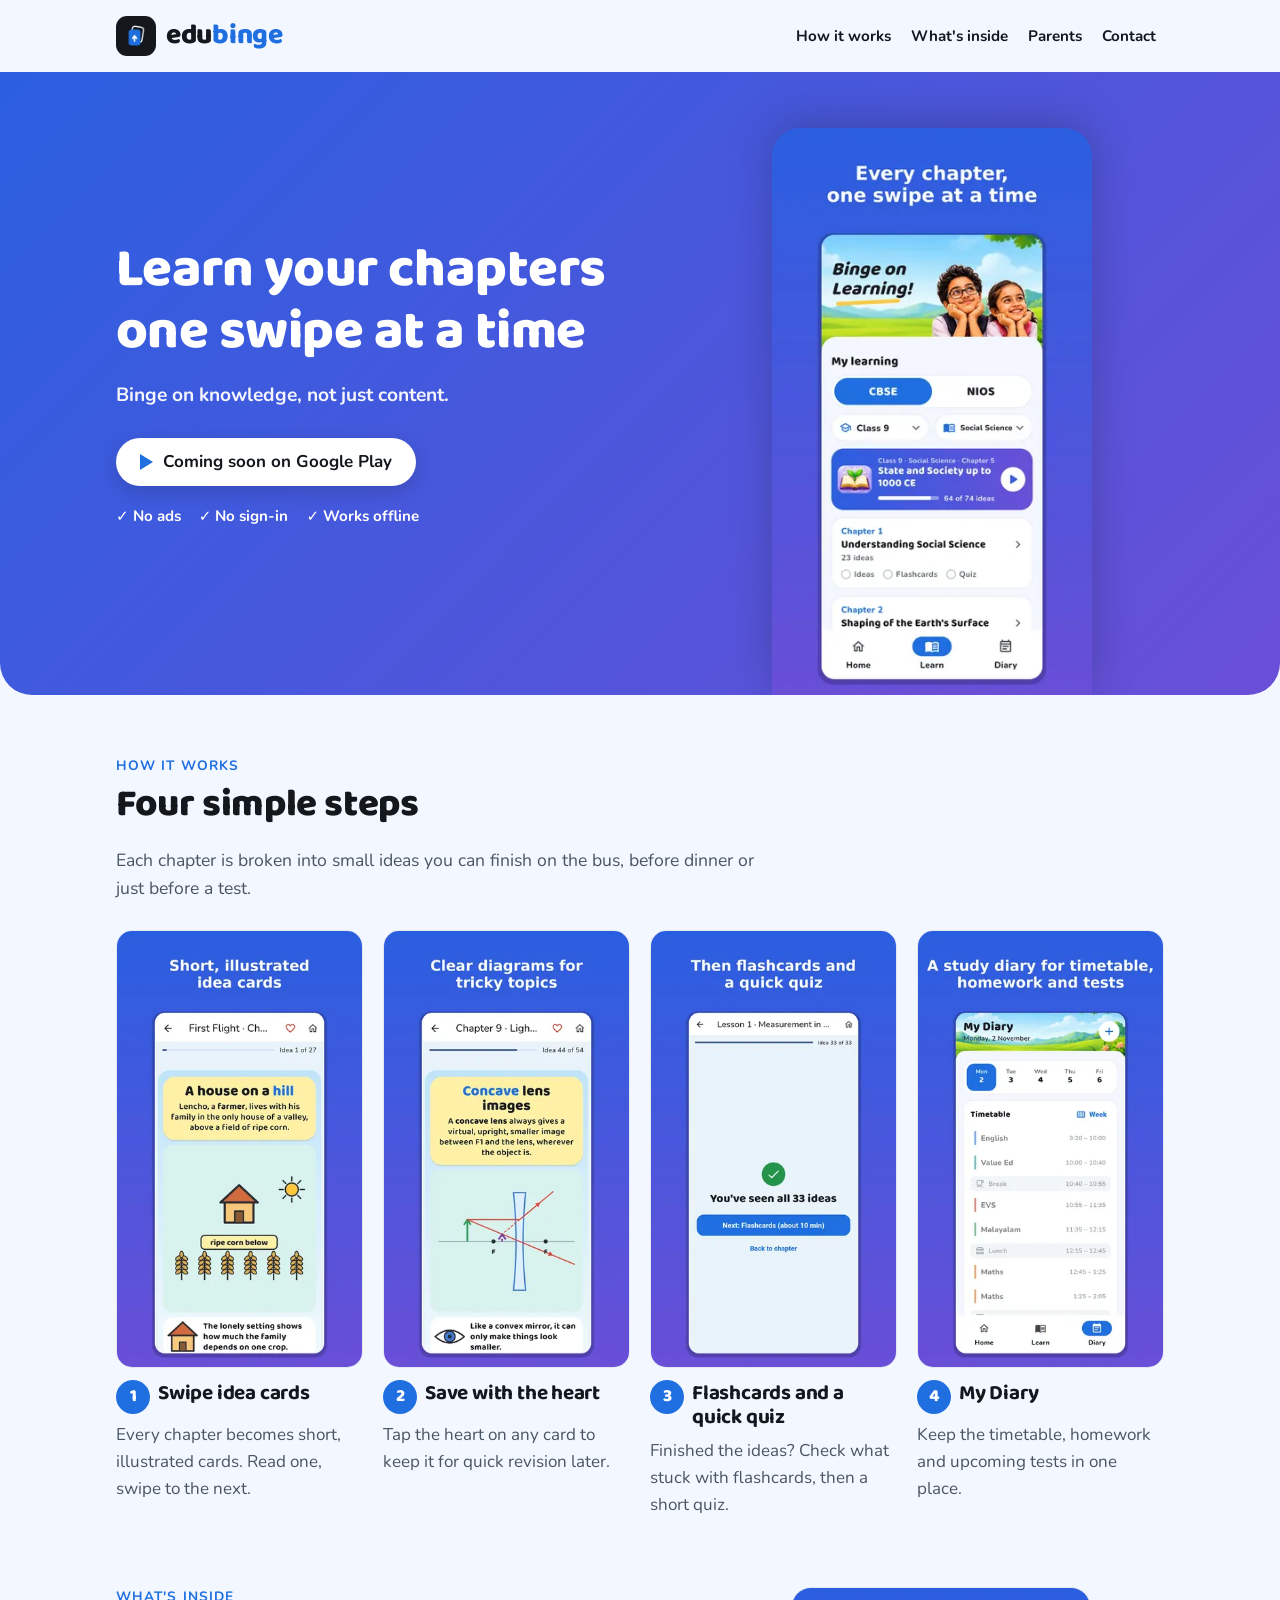
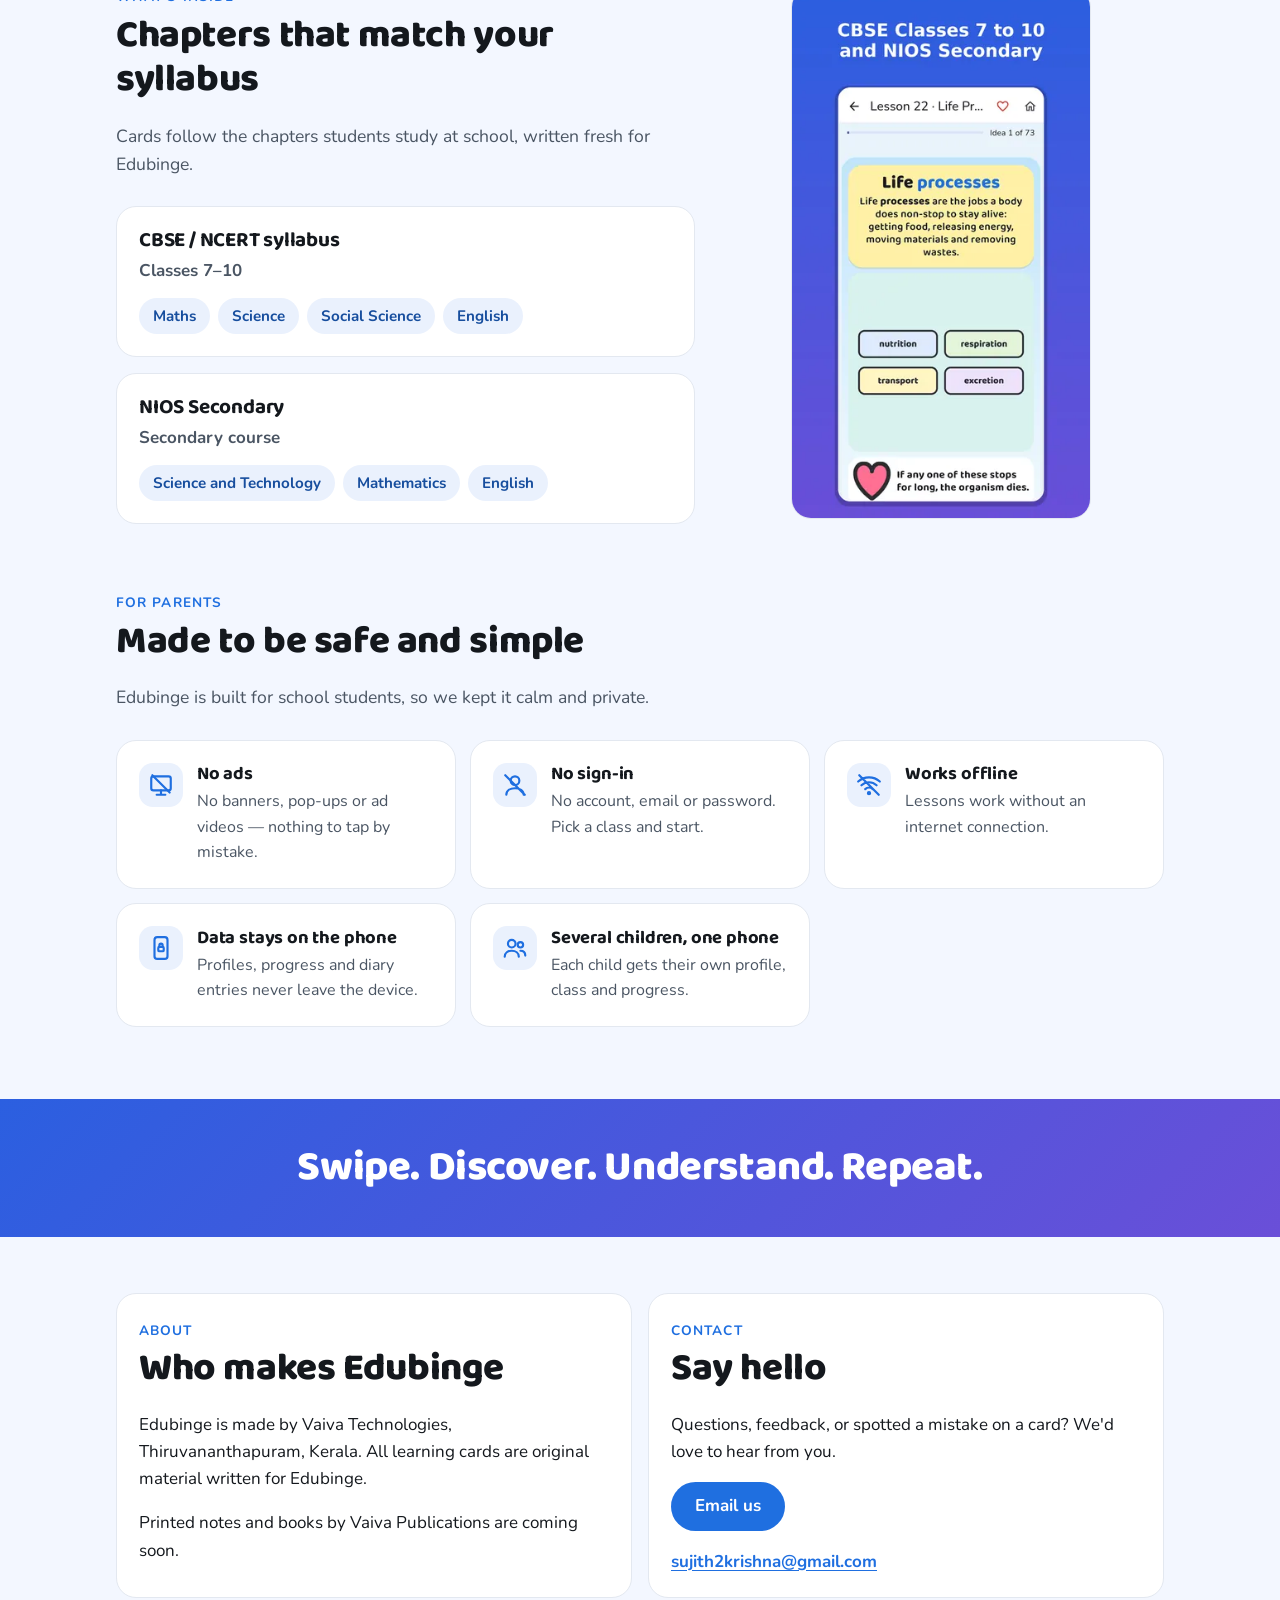
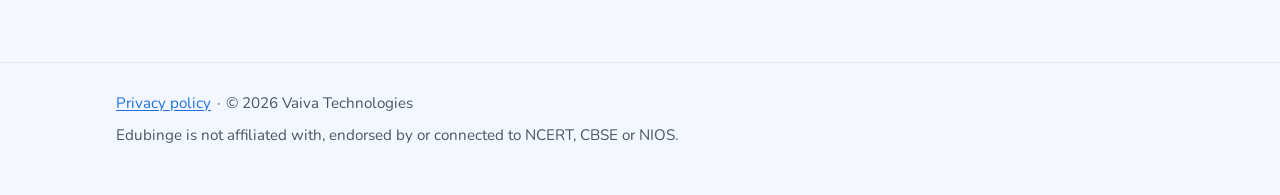
<file: index.html>
<!doctype html>
<html lang="en-IN">
<head>
<meta charset="utf-8">
<meta name="viewport" content="width=device-width,initial-scale=1">
<title>Edubinge: learn your chapters one swipe at a time</title>
<meta name="description" content="Edubinge turns NCERT (CBSE) Classes 7–10 and NIOS Secondary chapters into short, illustrated idea cards, with flashcards, quick quizzes and a study diary. No ads, no sign-in, works offline.">
<meta name="theme-color" content="#1F6FE0">
<link rel="canonical" href="https://edubinge.com/">
<link rel="preload" href="fonts/baloo2-latin.woff2" as="font" type="font/woff2" crossorigin>
<link rel="preload" href="fonts/nunito-latin.woff2" as="font" type="font/woff2" crossorigin>
<link rel="stylesheet" href="style.css">
<link rel="icon" href="img/favicon.ico" sizes="16x16 32x32 48x48">
<link rel="icon" href="img/icon-192.png" type="image/png" sizes="192x192">
<link rel="apple-touch-icon" href="img/apple-touch-icon.png">
<meta property="og:type" content="website">
<meta property="og:site_name" content="Edubinge">
<meta property="og:title" content="Edubinge: learn your chapters one swipe at a time">
<meta property="og:description" content="Short, illustrated idea cards for NCERT (CBSE) Classes 7–10 and NIOS Secondary, with flashcards, quick quizzes and a study diary. No ads, no sign-in.">
<meta property="og:url" content="https://edubinge.com/">
<meta property="og:image" content="https://edubinge.com/img/og-image.jpg">
<meta property="og:image:width" content="1200">
<meta property="og:image:height" content="630">
<meta property="og:image:alt" content="Edubinge logo: a blue card with an up arrow, the word edubinge and the line Swipe. Discover. Understand. Repeat.">
<meta property="og:locale" content="en_IN">
<meta name="twitter:card" content="summary_large_image">
</head>
<body>
<a class="skip" href="#main">Skip to content</a>

<header class="site-header">
  <div class="wrap">
    <a class="brand" href="./" aria-label="Edubinge home">
      <img src="img/icon-96.webp" width="40" height="40" alt="">
      <span class="wordmark"><span class="edu">edu</span><span class="binge">binge</span></span>
    </a>
    <nav class="site-nav" aria-label="Main">
      <ul>
        <li><a href="#how">How it works</a></li>
        <li><a href="#inside">What's inside</a></li>
        <li><a href="#parents">Parents</a></li>
        <li><a href="#contact">Contact</a></li>
      </ul>
    </nav>
  </div>
</header>

<main id="main">

  <section class="hero" aria-labelledby="hero-title">
    <div class="wrap">
      <div class="hero-copy">
        <h1 id="hero-title">Learn your chapters one swipe at a time</h1>
        <p class="tagline">Binge on knowledge, not just content.</p>
        <!-- PLAY-LINK: replace this one line with the Google Play badge link when the app is live -->
        <span class="btn btn-play" aria-disabled="true">Coming soon on Google Play</span>
        <ul class="hero-points">
          <li>No ads</li>
          <li>No sign-in</li>
          <li>Works offline</li>
        </ul>
      </div>
      <img class="hero-shot"
           src="img/edubinge_play_1-540.webp"
           srcset="img/edubinge_play_1-360.webp 360w, img/edubinge_play_1-540.webp 540w"
           sizes="(min-width: 800px) 320px, 72vw"
           width="540" height="960" fetchpriority="high"
           alt="Edubinge Learn screen with CBSE selected, Class 9 Social Science, the current chapter State and Society up to 1000 CE at 64 of 74 ideas, and a list of chapters below.">
    </div>
  </section>

  <section id="how" aria-labelledby="how-title">
    <div class="wrap">
      <div class="section-intro">
        <span class="eyebrow">How it works</span>
        <h2 id="how-title">Four simple steps</h2>
        <p>Each chapter is broken into small ideas you can finish on the bus, before dinner or just before a test.</p>
      </div>
      <div class="steps-scroller" tabindex="0" role="region" aria-label="How it works, four steps">
        <ol class="steps">
          <li class="step">
            <img src="img/edubinge_play_2-540.webp"
                 srcset="img/edubinge_play_2-360.webp 360w, img/edubinge_play_2-540.webp 540w"
                 sizes="(min-width: 960px) 240px, 72vw"
                 width="540" height="960" loading="lazy"
                 alt="An idea card from First Flight titled A house on a hill, with a drawing of a house above a row of ripe corn and a short line of text.">
            <h3><span class="step-num" aria-hidden="true">1</span>Swipe idea cards</h3>
            <p>Every chapter becomes short, illustrated cards. Read one, swipe to the next.</p>
          </li>
          <li class="step">
            <img src="img/edubinge_play_3-540.webp"
                 srcset="img/edubinge_play_3-360.webp 360w, img/edubinge_play_3-540.webp 540w"
                 sizes="(min-width: 960px) 240px, 72vw"
                 width="540" height="960" loading="lazy"
                 alt="An idea card titled Concave lens images, with a ray diagram of a concave lens and a heart button at the top of the screen.">
            <h3><span class="step-num" aria-hidden="true">2</span>Save with the heart</h3>
            <p>Tap the heart on any card to keep it for quick revision later.</p>
          </li>
          <li class="step">
            <img src="img/edubinge_play_5-540.webp"
                 srcset="img/edubinge_play_5-360.webp 360w, img/edubinge_play_5-540.webp 540w"
                 sizes="(min-width: 960px) 240px, 72vw"
                 width="540" height="960" loading="lazy"
                 alt="End of a lesson: a green tick, the message You've seen all 33 ideas, and a button saying Next: Flashcards (about 10 min).">
            <h3><span class="step-num" aria-hidden="true">3</span>Flashcards and a quick quiz</h3>
            <p>Finished the ideas? Check what stuck with flashcards, then a short quiz.</p>
          </li>
          <li class="step">
            <img src="img/edubinge_play_6-540.webp"
                 srcset="img/edubinge_play_6-360.webp 360w, img/edubinge_play_6-540.webp 540w"
                 sizes="(min-width: 960px) 240px, 72vw"
                 width="540" height="960" loading="lazy"
                 alt="My Diary screen for Monday, showing the school timetable with English, Value Ed, EVS, Malayalam and Maths periods, plus break and lunch times.">
            <h3><span class="step-num" aria-hidden="true">4</span>My Diary</h3>
            <p>Keep the timetable, homework and upcoming tests in one place.</p>
          </li>
        </ol>
      </div>
      <p class="scroll-hint" aria-hidden="true">Swipe sideways to see all four steps →</p>
    </div>
  </section>

  <section id="inside" aria-labelledby="inside-title">
    <div class="wrap">
      <div class="inside">
        <div>
          <div class="section-intro">
            <span class="eyebrow">What's inside</span>
            <h2 id="inside-title">Chapters that match your syllabus</h2>
            <p>Cards follow the chapters students study at school, written fresh for Edubinge.</p>
          </div>
          <div class="inside-cards">
            <div class="card">
              <h3>CBSE / NCERT syllabus</h3>
              <p class="sub">Classes 7–10</p>
              <ul class="chips" aria-label="CBSE subjects">
                <li>Maths</li><li>Science</li><li>Social Science</li><li>English</li>
              </ul>
            </div>
            <div class="card">
              <h3>NIOS Secondary</h3>
              <p class="sub">Secondary course</p>
              <ul class="chips" aria-label="NIOS subjects">
                <li>Science and Technology</li><li>Mathematics</li><li>English</li>
              </ul>
            </div>
          </div>
        </div>
        <img class="inside-shot"
             src="img/edubinge_play_4-540.webp"
             srcset="img/edubinge_play_4-360.webp 360w, img/edubinge_play_4-540.webp 540w"
             sizes="(min-width: 800px) 300px, 72vw"
             width="540" height="960" loading="lazy"
             alt="A NIOS Lesson 22 idea card titled Life processes, listing nutrition, respiration, transport and excretion.">
      </div>
    </div>
  </section>

  <section id="parents" aria-labelledby="parents-title">
    <div class="wrap">
      <div class="section-intro">
        <span class="eyebrow">For parents</span>
        <h2 id="parents-title">Made to be safe and simple</h2>
        <p>Edubinge is built for school students, so we kept it calm and private.</p>
      </div>
      <ul class="features">
        <li class="card feature">
          <svg viewBox="0 0 24 24" aria-hidden="true" focusable="false"><rect x="3" y="4" width="18" height="13" rx="2"/><path d="M8 21h8M12 17v4M4 3l16 16"/></svg>
          <div><h3>No ads</h3><p>No banners, pop-ups or ad videos — nothing to tap by mistake.</p></div>
        </li>
        <li class="card feature">
          <svg viewBox="0 0 24 24" aria-hidden="true" focusable="false"><circle cx="12" cy="8" r="4"/><path d="M4 21c0-4 3.6-6 8-6s8 2 8 6M3 3l18 18"/></svg>
          <div><h3>No sign-in</h3><p>No account, email or password. Pick a class and start.</p></div>
        </li>
        <li class="card feature">
          <svg viewBox="0 0 24 24" aria-hidden="true" focusable="false"><path d="M2 8.8a15 15 0 0 1 20 0M5 12.3a10 10 0 0 1 14 0M8.5 15.8a5 5 0 0 1 7 0M3 3l18 18"/><circle cx="12" cy="19.5" r="1"/></svg>
          <div><h3>Works offline</h3><p>Lessons work without an internet connection.</p></div>
        </li>
        <li class="card feature">
          <svg viewBox="0 0 24 24" aria-hidden="true" focusable="false"><rect x="6" y="2" width="12" height="20" rx="2.5"/><rect x="9.5" y="11" width="5" height="4" rx="1"/><path d="M10.5 11V9.5a1.5 1.5 0 0 1 3 0V11"/></svg>
          <div><h3>Data stays on the phone</h3><p>Profiles, progress and diary entries never leave the device.</p></div>
        </li>
        <li class="card feature">
          <svg viewBox="0 0 24 24" aria-hidden="true" focusable="false"><circle cx="9" cy="8" r="3.5"/><path d="M2.5 20c0-3.5 3-5.5 6.5-5.5s6.5 2 6.5 5.5"/><circle cx="17" cy="9" r="2.5"/><path d="M17 14.5c2.6 0 4.5 1.6 4.5 4.5"/></svg>
          <div><h3>Several children, one phone</h3><p>Each child gets their own profile, class and progress.</p></div>
        </li>
      </ul>
    </div>
  </section>

  <div class="mantra">
    <div class="wrap"><p>Swipe. Discover. Understand. Repeat.</p></div>
  </div>

  <section aria-labelledby="about-title">
    <div class="wrap two-col">
      <div id="about" class="card">
        <span class="eyebrow">About</span>
        <h2 id="about-title">Who makes Edubinge</h2>
        <p>Edubinge is made by Vaiva Technologies, Thiruvananthapuram, Kerala. All learning cards are original material written for Edubinge.</p>
        <p>Printed notes and books by Vaiva Publications are coming soon.</p>
      </div>
      <div id="contact" class="card">
        <span class="eyebrow">Contact</span>
        <h2>Say hello</h2>
        <p>Questions, feedback, or spotted a mistake on a card? We'd love to hear from you.</p>
        <p><a class="btn btn-primary" href="mailto:sujith2krishna@gmail.com">Email us</a></p>
        <p class="contact-mail"><a href="mailto:sujith2krishna@gmail.com">sujith2krishna@gmail.com</a></p>
      </div>
    </div>
  </section>

</main>

<footer class="site-footer">
  <div class="wrap">
    <p><a href="privacy.html">Privacy policy</a><span class="sep" aria-hidden="true">·</span>© 2026 Vaiva Technologies</p>
    <p>Edubinge is not affiliated with, endorsed by or connected to NCERT, CBSE or NIOS.</p>
  </div>
</footer>
</body>
</html>
</file>
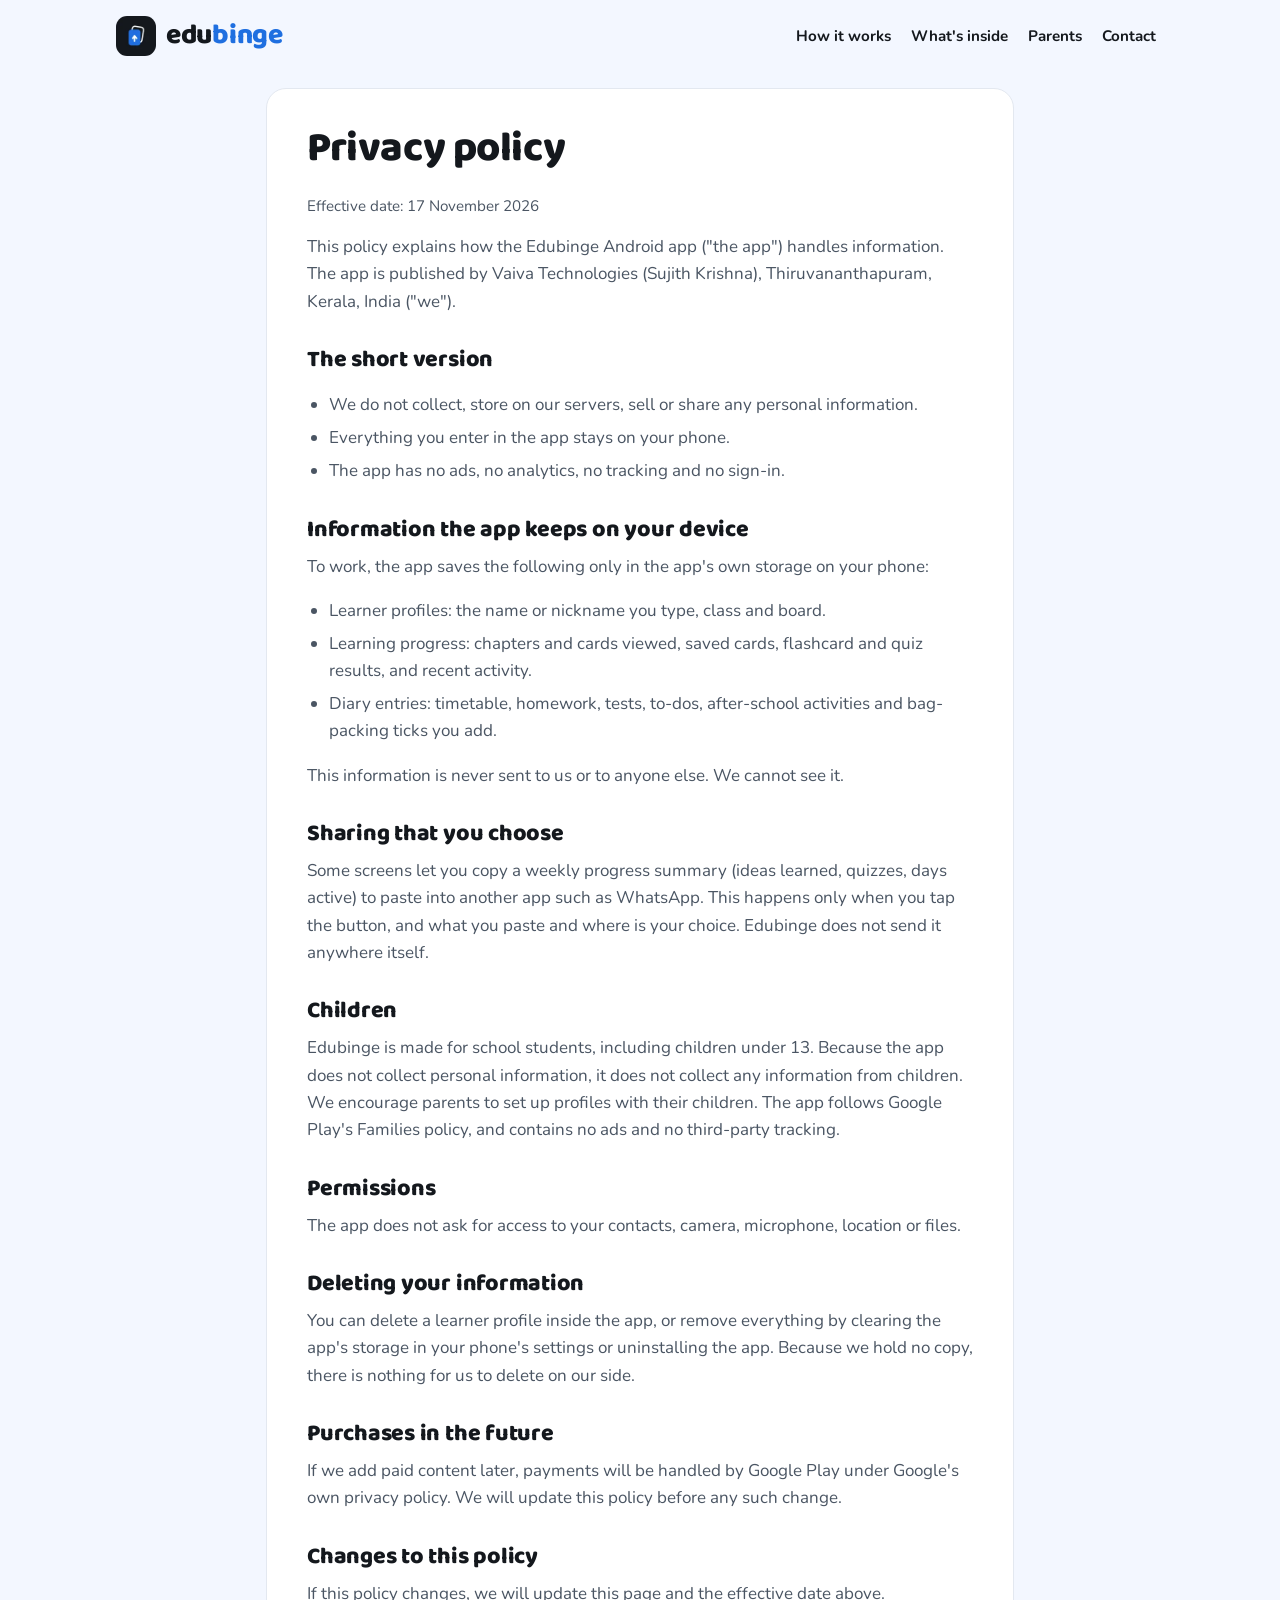
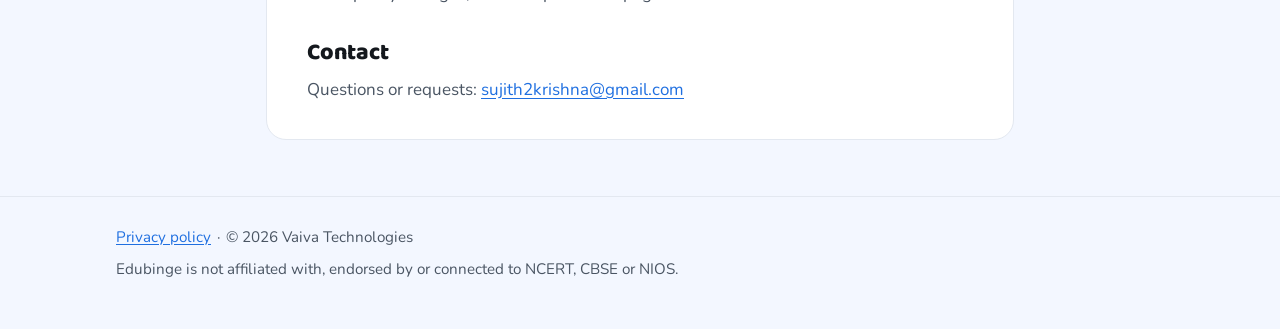
<file: privacy.html>
<!doctype html>
<html lang="en-IN">
<head>
<meta charset="utf-8">
<meta name="viewport" content="width=device-width,initial-scale=1">
<title>Edubinge Privacy Policy</title>
<meta name="description" content="Privacy policy for the Edubinge Android app. Everything you enter stays on your phone; the app has no ads, no analytics, no tracking and no sign-in.">
<meta name="theme-color" content="#1F6FE0">
<link rel="canonical" href="https://edubinge.com/privacy.html">
<link rel="preload" href="fonts/baloo2-latin.woff2" as="font" type="font/woff2" crossorigin>
<link rel="preload" href="fonts/nunito-latin.woff2" as="font" type="font/woff2" crossorigin>
<link rel="stylesheet" href="style.css">
<link rel="icon" href="img/favicon.ico" sizes="16x16 32x32 48x48">
<link rel="icon" href="img/icon-192.png" type="image/png" sizes="192x192">
<link rel="apple-touch-icon" href="img/apple-touch-icon.png">
<meta property="og:type" content="website">
<meta property="og:site_name" content="Edubinge">
<meta property="og:title" content="Edubinge Privacy Policy">
<meta property="og:description" content="How the Edubinge Android app handles information: everything stays on your phone, with no ads, no analytics, no tracking and no sign-in.">
<meta property="og:url" content="https://edubinge.com/privacy.html">
<meta property="og:image" content="https://edubinge.com/img/og-image.jpg">
<meta property="og:image:width" content="1200">
<meta property="og:image:height" content="630">
<meta property="og:image:alt" content="Edubinge logo: a blue card with an up arrow, the word edubinge and the line Swipe. Discover. Understand. Repeat.">
<meta property="og:locale" content="en_IN">
<meta name="twitter:card" content="summary_large_image">
</head>
<body>
<a class="skip" href="#main">Skip to content</a>

<header class="site-header">
  <div class="wrap">
    <a class="brand" href="./" aria-label="Edubinge home">
      <img src="img/icon-96.webp" width="40" height="40" alt="">
      <span class="wordmark"><span class="edu">edu</span><span class="binge">binge</span></span>
    </a>
    <nav class="site-nav" aria-label="Main">
      <ul>
        <li><a href="./#how">How it works</a></li>
        <li><a href="./#inside">What's inside</a></li>
        <li><a href="./#parents">Parents</a></li>
        <li><a href="./#contact">Contact</a></li>
      </ul>
    </nav>
  </div>
</header>

<main id="main" class="wrap page">
<article class="card">
<h1>Privacy policy</h1>
<p class="small">Effective date: 17 November 2026</p>
<p>This policy explains how the Edubinge Android app ("the app") handles information. The app is published by Vaiva Technologies (Sujith Krishna), Thiruvananthapuram, Kerala, India ("we").</p>

<h2>The short version</h2>
<ul>
<li>We do not collect, store on our servers, sell or share any personal information.</li>
<li>Everything you enter in the app stays on your phone.</li>
<li>The app has no ads, no analytics, no tracking and no sign-in.</li>
</ul>

<h2>Information the app keeps on your device</h2>
<p>To work, the app saves the following only in the app's own storage on your phone:</p>
<ul>
<li>Learner profiles: the name or nickname you type, class and board.</li>
<li>Learning progress: chapters and cards viewed, saved cards, flashcard and quiz results, and recent activity.</li>
<li>Diary entries: timetable, homework, tests, to-dos, after-school activities and bag-packing ticks you add.</li>
</ul>
<p>This information is never sent to us or to anyone else. We cannot see it.</p>

<h2>Sharing that you choose</h2>
<p>Some screens let you copy a weekly progress summary (ideas learned, quizzes, days active) to paste into another app such as WhatsApp. This happens only when you tap the button, and what you paste and where is your choice. Edubinge does not send it anywhere itself.</p>

<h2>Children</h2>
<p>Edubinge is made for school students, including children under 13. Because the app does not collect personal information, it does not collect any information from children. We encourage parents to set up profiles with their children. The app follows Google Play's Families policy, and contains no ads and no third-party tracking.</p>

<h2>Permissions</h2>
<p>The app does not ask for access to your contacts, camera, microphone, location or files.</p>

<h2>Deleting your information</h2>
<p>You can delete a learner profile inside the app, or remove everything by clearing the app's storage in your phone's settings or uninstalling the app. Because we hold no copy, there is nothing for us to delete on our side.</p>

<h2>Purchases in the future</h2>
<p>If we add paid content later, payments will be handled by Google Play under Google's own privacy policy. We will update this policy before any such change.</p>

<h2>Changes to this policy</h2>
<p>If this policy changes, we will update this page and the effective date above.</p>

<h2>Contact</h2>
<p>Questions or requests: <a href="mailto:sujith2krishna@gmail.com">sujith2krishna@gmail.com</a></p>
</article>
</main>

<footer class="site-footer">
  <div class="wrap">
    <p><a href="privacy.html" aria-current="page">Privacy policy</a><span class="sep" aria-hidden="true">·</span>© 2026 Vaiva Technologies</p>
    <p>Edubinge is not affiliated with, endorsed by or connected to NCERT, CBSE or NIOS.</p>
  </div>
</footer>
</body>
</html>
</file>
<file: style.css>
/* Edubinge site styles. Plain CSS, no external requests. */

/* ---------- Fonts (self-hosted, SIL OFL, see fonts/OFL.txt) ---------- */
@font-face{font-family:"Baloo 2";src:url(fonts/baloo2-latin.woff2) format("woff2");font-weight:700 800;font-style:normal;font-display:swap}
@font-face{font-family:"Nunito";src:url(fonts/nunito-latin.woff2) format("woff2");font-weight:400 700;font-style:normal;font-display:swap}

/* ---------- Tokens ---------- */
:root{
  --ink:#14181D;
  --blue:#1F6FE0;
  --blue-dark:#1758B8;
  --grad:linear-gradient(135deg,#2B5FE0,#6A4FD8);
  --bg:#F3F7FF;
  --card:#fff;
  --line:#E3E8F0;
  --muted:#4A5563;
  --radius:20px;
  --head:"Baloo 2",system-ui,-apple-system,"Segoe UI",Roboto,sans-serif;
  --body:"Nunito",system-ui,-apple-system,"Segoe UI",Roboto,sans-serif;
}

/* ---------- Base ---------- */
*,*::before,*::after{box-sizing:border-box}
html{-webkit-text-size-adjust:100%;scroll-behavior:smooth;scroll-padding-top:16px}
@media (prefers-reduced-motion:reduce){html{scroll-behavior:auto}}
body{margin:0;background:var(--bg);color:var(--ink);font:400 1.0625rem/1.6 var(--body);overflow-wrap:break-word}
img{max-width:100%;height:auto;display:block}
h1,h2,h3{font-family:var(--head);font-weight:800;line-height:1.15;margin:0 0 .5em;letter-spacing:-.01em}
h1{font-size:clamp(2.1rem,8vw,3.4rem)}
h2{font-size:clamp(1.7rem,5.5vw,2.4rem)}
h3{font-size:1.3rem;font-weight:700}
p{margin:0 0 1em}
a{color:var(--blue);text-underline-offset:.15em}
a:hover{color:var(--blue-dark)}
:focus-visible{outline:3px solid var(--blue);outline-offset:3px;border-radius:6px}
.wrap{max-width:1080px;margin:0 auto;padding:0 16px}
.muted{color:var(--muted)}

/* Skip link */
.skip{position:absolute;left:16px;top:-100px;z-index:10;background:var(--ink);color:#fff;padding:10px 16px;border-radius:10px;font-weight:700;text-decoration:none}
.skip:focus{top:12px;color:#fff}

/* ---------- Header ---------- */
.site-header{padding:12px 0}
.site-header .wrap{display:flex;flex-wrap:wrap;align-items:center;justify-content:space-between;gap:4px 16px}
.brand{display:inline-flex;align-items:center;gap:10px;text-decoration:none;padding:4px 0}
.brand img{width:40px;height:40px;border-radius:11px}
.wordmark{font-family:var(--head);font-weight:800;font-size:1.75rem;line-height:1;letter-spacing:-.01em;color:var(--ink)}
.wordmark .binge{color:var(--blue)}
.on-grad .wordmark{color:#fff}
.site-nav ul{list-style:none;margin:0;padding:0;display:flex;flex-wrap:wrap;gap:2px 4px}
.site-nav a{display:block;padding:8px 8px;color:var(--ink);font-weight:700;font-size:.95rem;text-decoration:none;border-radius:10px}
.site-nav a:hover{background:#E6EDFB;color:var(--ink)}
@media (max-width:519px){
  .site-nav{flex-basis:100%}
  .site-nav ul{margin-left:-6px;gap:0}
  .site-nav a{font-size:.875rem;padding:6px 6px}
}

/* ---------- Buttons ---------- */
.btn{display:inline-flex;align-items:center;justify-content:center;gap:10px;min-height:48px;padding:12px 22px;border-radius:999px;font:700 1.0625rem/1.2 var(--body);text-decoration:none;border:2px solid transparent}
.btn-play{background:#fff;color:var(--ink);box-shadow:0 6px 18px rgba(20,24,29,.18)}
.btn-play[aria-disabled="true"]{cursor:default}
.btn-play::before{content:"";width:0;height:0;border-style:solid;border-width:8px 0 8px 13px;border-color:transparent transparent transparent var(--blue)}
.btn-primary{background:var(--blue);color:#fff}
.btn-primary:hover{background:var(--blue-dark);color:#fff}

/* ---------- Hero ---------- */
.hero{background:var(--grad);color:#fff;border-radius:0 0 32px 32px;padding:36px 0 0;overflow:hidden}
.hero .wrap{display:grid;gap:28px;justify-items:center;text-align:center}
.hero h1{margin-bottom:.3em}
.tagline{font-size:1.2rem;font-weight:700;margin-bottom:1.4em;opacity:.95}
.hero-points{list-style:none;padding:0;margin:18px 0 0;display:flex;flex-wrap:wrap;justify-content:center;gap:6px 18px;font-size:.95rem;font-weight:700}
.hero-points li::before{content:"✓ ";}
.hero :focus-visible{outline-color:#fff}
.hero-shot{width:min(72vw,300px);border-radius:28px 28px 0 0;box-shadow:0 -6px 40px rgba(20,24,29,.25);margin-bottom:-2px}
@media (min-width:800px){
  .hero{padding-top:56px}
  .hero .wrap{grid-template-columns:1.2fr 1fr;align-items:end;text-align:left;justify-items:start}
  .hero-copy{align-self:center;padding-bottom:56px}
  .hero-points{justify-content:flex-start}
  .hero-shot{width:320px;justify-self:center}
}

/* ---------- Sections ---------- */
section{padding:56px 0 8px}
.section-intro{max-width:640px;margin-bottom:28px}
.section-intro p{color:var(--muted);font-size:1.1rem}
.eyebrow{display:inline-block;font-weight:700;font-size:.85rem;letter-spacing:.08em;text-transform:uppercase;color:var(--blue);margin-bottom:6px}
.card{background:var(--card);border:1px solid var(--line);border-radius:var(--radius);padding:22px}
.card p:last-child{margin-bottom:0}

/* How it works: scroll-snap row on mobile, 4-up grid on desktop */
.steps-scroller{margin:0 -16px;overflow-x:auto;scroll-snap-type:x mandatory;scroll-padding-inline:16px;-webkit-overflow-scrolling:touch;overscroll-behavior-x:contain}
.steps{list-style:none;margin:0;padding:4px 16px 16px;display:flex;gap:16px;width:max-content}
.step{scroll-snap-align:start;width:min(72vw,270px);display:flex;flex-direction:column}
.step img{border-radius:16px;border:1px solid var(--line);margin-bottom:14px}
.step-num{display:inline-grid;place-items:center;width:34px;height:34px;border-radius:50%;background:var(--blue);color:#fff;font:800 1.1rem/1 var(--head);margin-right:8px;flex:none}
.step h3{display:flex;align-items:flex-start;margin-bottom:.35em}
.step h3 .step-num{margin-top:-2px}
.step p{color:var(--muted);margin:0}
.scroll-hint{color:var(--muted);font-size:.9rem;margin:4px 0 0}
@media (min-width:960px){
  .steps-scroller{margin:0;overflow:visible}
  .steps{display:grid;grid-template-columns:repeat(4,1fr);gap:20px;padding:0;width:auto}
  .step{width:auto}
  .scroll-hint{display:none}
}

/* What's inside */
.inside{display:grid;gap:24px;align-items:center}
.inside-cards{display:grid;gap:16px}
.inside-shot{width:min(72vw,300px);justify-self:center;border-radius:20px;border:1px solid var(--line)}
.inside .card h3{margin-bottom:.2em}
.inside .card .sub{color:var(--muted);font-weight:700;margin-bottom:.8em}
.chips{list-style:none;margin:0;padding:0;display:flex;flex-wrap:wrap;gap:8px}
.chips li{background:#EAF1FD;color:#174E9E;font-weight:700;font-size:.95rem;padding:6px 14px;border-radius:999px}
@media (min-width:800px){
  .inside{grid-template-columns:1.3fr 1fr}
  .inside-shot{width:300px}
}

/* For parents */
.features{list-style:none;margin:0;padding:0;display:grid;gap:14px;grid-template-columns:repeat(auto-fit,minmax(min(100%,300px),1fr))}
.feature{display:flex;gap:14px;align-items:flex-start}
.feature svg{flex:none;width:44px;height:44px;padding:9px;border-radius:14px;background:#EAF1FD;color:var(--blue);fill:none;stroke:currentColor;stroke-width:2;stroke-linecap:round;stroke-linejoin:round}
.feature h3{font-size:1.15rem;margin:.1em 0 .2em}
.feature p{color:var(--muted);margin:0;font-size:1rem}

/* Mantra band (the one accent gradient band) */
.mantra{margin:64px 0 0;padding:44px 0;background:var(--grad);color:#fff;text-align:center}
.mantra p{font:800 clamp(1.6rem,6vw,2.6rem)/1.2 var(--head);margin:0;letter-spacing:-.01em}

/* About + Contact */
.two-col{display:grid;gap:16px}
@media (min-width:800px){.two-col{grid-template-columns:1fr 1fr}}
.contact-mail{font-weight:700}

/* ---------- Footer ---------- */
.site-footer{margin-top:56px;padding:28px 0 40px;border-top:1px solid var(--line);color:var(--muted);font-size:.95rem}
.site-footer p{margin:0 0 .5em}
.site-footer .sep{margin:0 .4em}

/* ---------- Text pages (privacy, 404) ---------- */
.page{max-width:780px;padding-top:16px}
.page .card{padding:24px}
@media (min-width:600px){.page .card{padding:36px 40px}}
.page h1{font-size:clamp(2rem,6vw,2.6rem)}
.page h2{font-size:1.45rem;margin:1.4em 0 .4em}
.page p,.page li{color:var(--muted)}
.page ul{padding-left:1.3em}
.page li{margin-bottom:.35em}
.small{font-size:.95rem;color:var(--muted)}
.notfound{text-align:center;padding:56px 24px}
.notfound .actions{display:flex;flex-wrap:wrap;justify-content:center;gap:12px;margin-top:20px}
.btn-ghost{border-color:var(--line);background:#fff;color:var(--ink)}
.btn-ghost:hover{border-color:var(--blue);color:var(--ink)}
</file>
